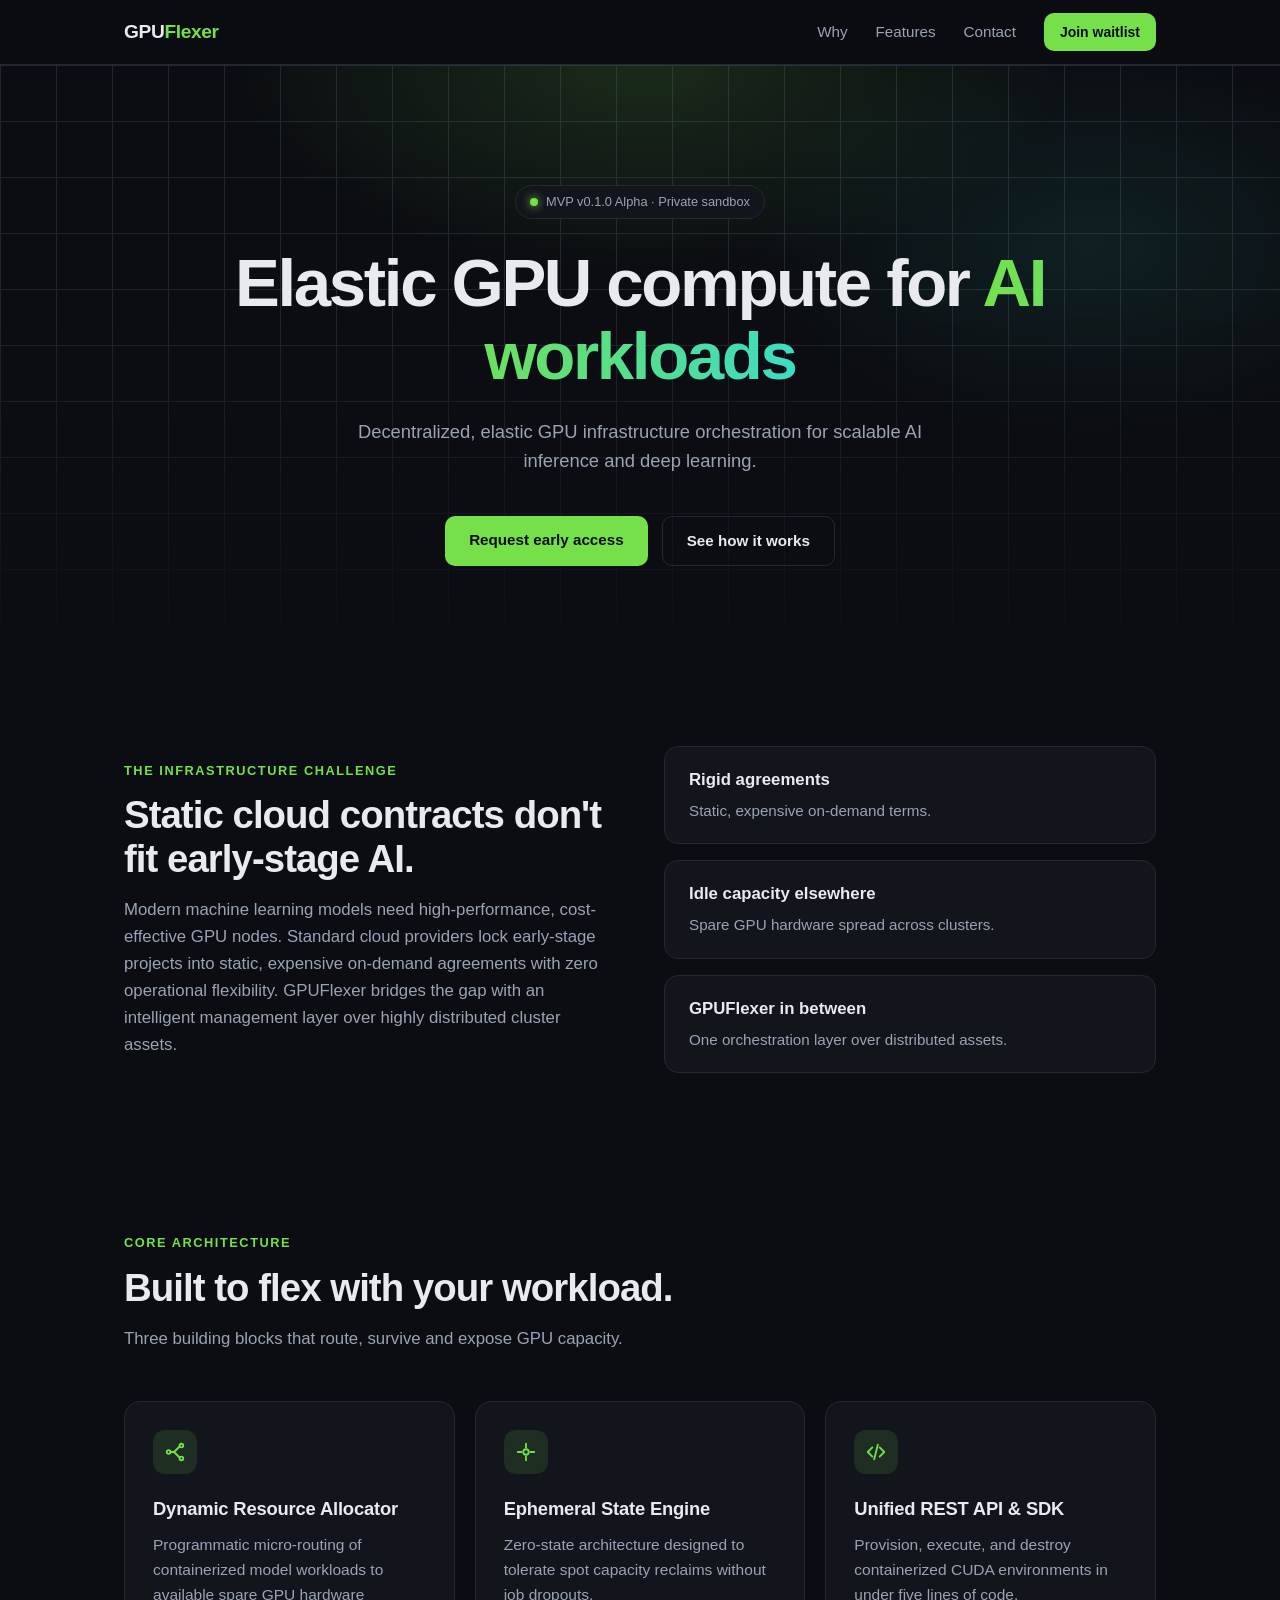
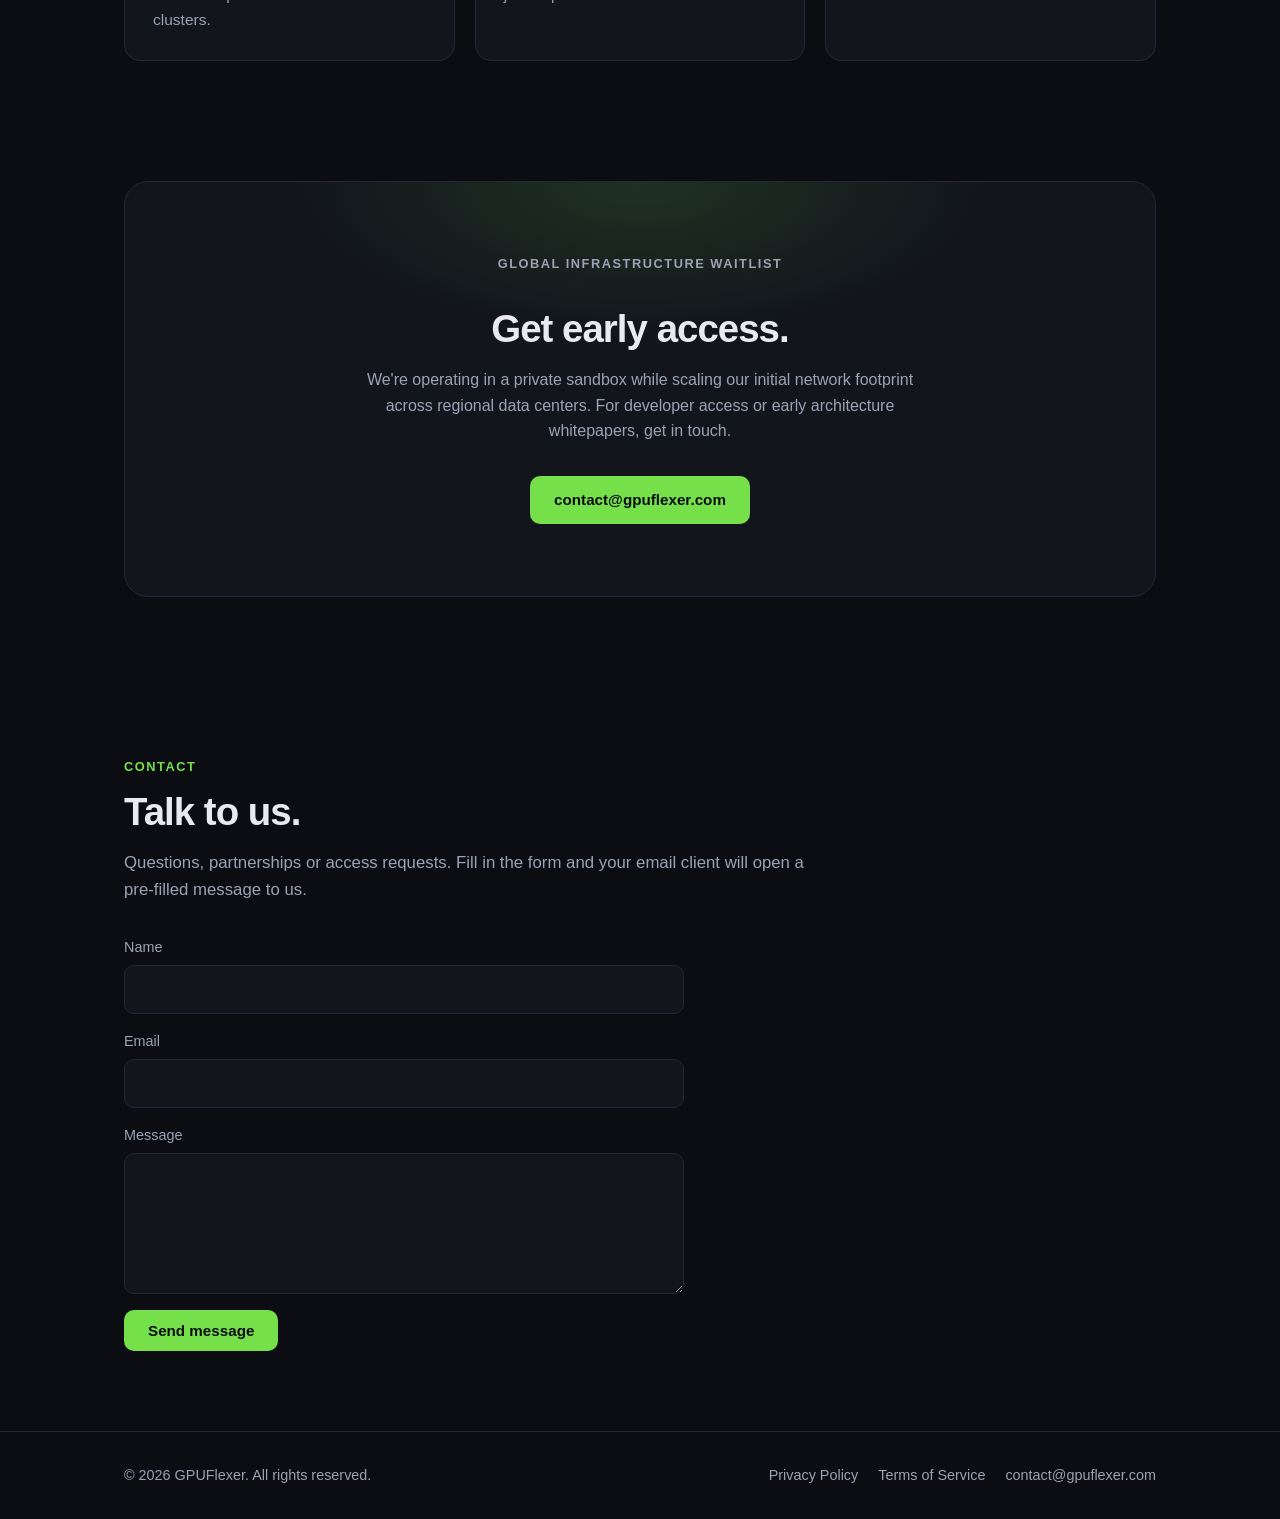
<file: index.html>
<!DOCTYPE html>
<html lang="en">
<head>
    <meta charset="UTF-8">
    <meta name="viewport" content="width=device-width, initial-scale=1.0">
    <title>GPUFlexer | On-Demand GPU Compute for AI Orchestration</title>
    <meta name="description" content="Elastic GPU infrastructure orchestration for scalable AI inference and deep learning workloads.">
    <meta name="theme-color" content="#0b0d12">
    <link rel="icon" href="data:image/svg+xml,%3Csvg xmlns='http://www.w3.org/2000/svg' viewBox='0 0 32 32'%3E%3Crect width='32' height='32' rx='7' fill='%2376e04a'/%3E%3Cpath d='M9 22V10h14v4h-8v2h6v4h-6v2z' fill='%230b0d12'/%3E%3C/svg%3E">
    <link rel="stylesheet" href="style.css">
</head>
<body>

    <nav>
        <div class="container">
            <a href="#" class="logo">GPU<span>Flexer</span></a>
            <div class="nav-links">
                <a href="#problem">Why</a>
                <a href="#features">Features</a>
                <a href="#contact">Contact</a>
                <a href="#waitlist" class="btn btn-primary btn-sm">Join waitlist</a>
            </div>
        </div>
    </nav>

    <header class="hero">
        <div class="container">
            <span class="badge"><i></i> MVP v0.1.0 Alpha &middot; Private sandbox</span>
            <h1>Elastic GPU compute for <em>AI workloads</em></h1>
            <p class="lead">Decentralized, elastic GPU infrastructure orchestration for scalable AI inference and deep learning.</p>
            <div class="hero-cta">
                <a href="#waitlist" class="btn btn-primary">Request early access</a>
                <a href="#features" class="btn btn-ghost">See how it works</a>
            </div>
        </div>
    </header>

    <main>
        <section id="problem">
            <div class="container problem">
                <div>
                    <p class="eyebrow">The Infrastructure Challenge</p>
                    <h2>Static cloud contracts don't fit early-stage AI.</h2>
                    <p class="section-intro">Modern machine learning models need high-performance, cost-effective GPU nodes. Standard cloud providers lock early-stage projects into static, expensive on-demand agreements with zero operational flexibility. GPUFlexer bridges the gap with an intelligent management layer over highly distributed cluster assets.</p>
                </div>
                <div class="stat-stack">
                    <div class="stat"><strong>Rigid agreements</strong><span>Static, expensive on-demand terms.</span></div>
                    <div class="stat"><strong>Idle capacity elsewhere</strong><span>Spare GPU hardware spread across clusters.</span></div>
                    <div class="stat"><strong>GPUFlexer in between</strong><span>One orchestration layer over distributed assets.</span></div>
                </div>
            </div>
        </section>

        <section id="features">
            <div class="container">
                <p class="eyebrow">Core Architecture</p>
                <h2>Built to flex with your workload.</h2>
                <p class="section-intro">Three building blocks that route, survive and expose GPU capacity.</p>

                <div class="grid">
                    <article class="card">
                        <div class="icon">
                            <svg viewBox="0 0 24 24" fill="none" stroke="currentColor" stroke-width="2" stroke-linecap="round" stroke-linejoin="round"><circle cx="5" cy="12" r="2"/><circle cx="19" cy="5" r="2"/><circle cx="19" cy="19" r="2"/><path d="M7 12h4l6-6M11 12l6 6"/></svg>
                        </div>
                        <h3>Dynamic Resource Allocator</h3>
                        <p>Programmatic micro-routing of containerized model workloads to available spare GPU hardware clusters.</p>
                    </article>
                    <article class="card">
                        <div class="icon">
                            <svg viewBox="0 0 24 24" fill="none" stroke="currentColor" stroke-width="2" stroke-linecap="round" stroke-linejoin="round"><path d="M12 3v4M12 17v4M3 12h4M17 12h4"/><circle cx="12" cy="12" r="3"/></svg>
                        </div>
                        <h3>Ephemeral State Engine</h3>
                        <p>Zero-state architecture designed to tolerate spot capacity reclaims without job dropouts.</p>
                    </article>
                    <article class="card">
                        <div class="icon">
                            <svg viewBox="0 0 24 24" fill="none" stroke="currentColor" stroke-width="2" stroke-linecap="round" stroke-linejoin="round"><path d="m8 7-5 5 5 5M16 7l5 5-5 5M14 4l-4 16"/></svg>
                        </div>
                        <h3>Unified REST API &amp; SDK</h3>
                        <p>Provision, execute, and destroy containerized CUDA environments in under five lines of code.</p>
                    </article>
                </div>
            </div>
        </section>

        <section id="waitlist" style="padding-top: 0;">
            <div class="container">
                <div class="cta">
                    <p class="eyebrow">Global Infrastructure Waitlist</p>
                    <h2>Get early access.</h2>
                    <p>We're operating in a private sandbox while scaling our initial network footprint across regional data centers. For developer access or early architecture whitepapers, get in touch.</p>
                    <a href="mailto:contact@gpuflexer.com" class="btn btn-primary">contact@gpuflexer.com</a>
                </div>
            </div>
        </section>
    </main>

    <section id="contact" class="contact">
        <div class="container">
            <p class="eyebrow">Contact</p>
            <h2>Talk to us.</h2>
            <p class="section-intro">Questions, partnerships or access requests. Fill in the form and your email client will open a pre-filled message to us.</p>
            <form class="form" action="mailto:contact@gpuflexer.com" method="post" enctype="text/plain">
                <label>Name<input name="name" type="text" required autocomplete="name"></label>
                <label>Email<input name="email" type="email" required autocomplete="email"></label>
                <label>Message<textarea name="message" rows="5" required></textarea></label>
                <button class="btn btn-primary" type="submit">Send message</button>
            </form>
        </div>
    </section>

    <footer>
        <div class="container">
            <span>&copy; 2026 GPUFlexer. All rights reserved.</span>
            <span class="footer-links"><a href="privacy.html">Privacy Policy</a><a href="terms.html">Terms of Service</a><a href="mailto:contact@gpuflexer.com">contact@gpuflexer.com</a></span>
        </div>
    </footer>

</body>
</html>
</file>
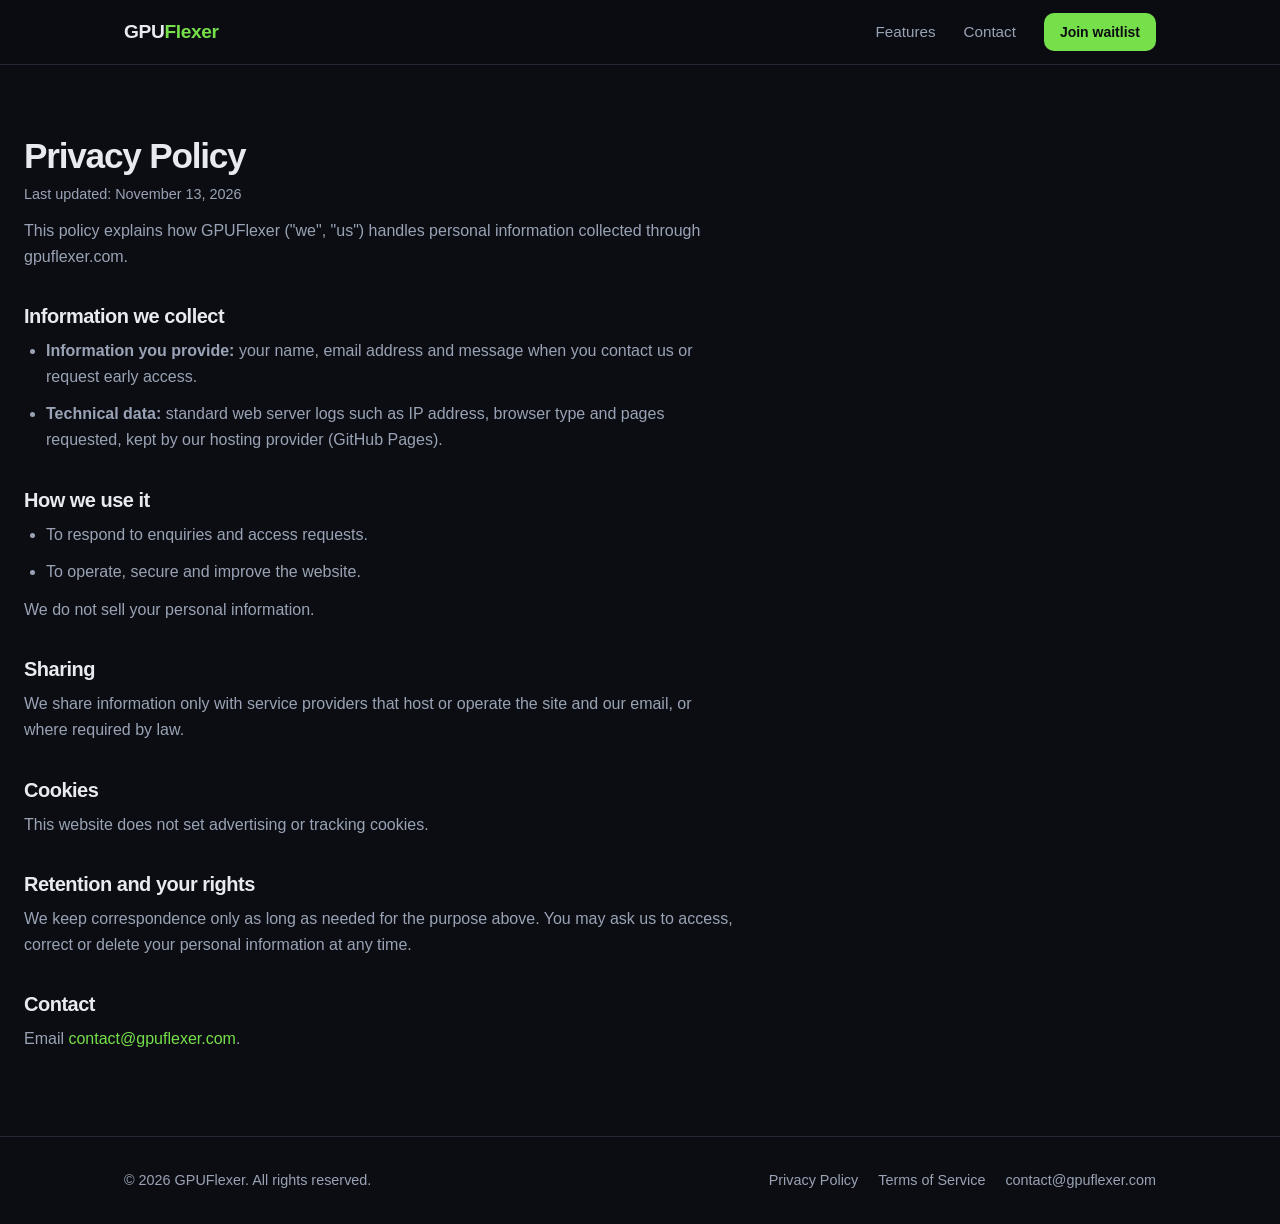
<file: privacy.html>
<!DOCTYPE html>
<html lang="en">
<head>
    <meta charset="UTF-8">
    <meta name="viewport" content="width=device-width, initial-scale=1.0">
    <title>Privacy Policy | GPUFlexer</title>
    <meta name="theme-color" content="#0b0d12">
    <link rel="stylesheet" href="style.css">
</head>
<body>
    <nav>
        <div class="container">
            <a href="index.html" class="logo">GPU<span>Flexer</span></a>
            <div class="nav-links">
                <a href="index.html#features">Features</a>
                <a href="index.html#contact">Contact</a>
                <a href="index.html#waitlist" class="btn btn-primary btn-sm">Join waitlist</a>
            </div>
        </div>
    </nav>
    <main class="legal">
        <h1>Privacy Policy</h1>
        <p class="updated">Last updated: November 13, 2026</p>
        <p>This policy explains how GPUFlexer ("we", "us") handles personal information collected through gpuflexer.com.</p>
        <h2>Information we collect</h2>
        <ul>
            <li><strong>Information you provide:</strong> your name, email address and message when you contact us or request early access.</li>
            <li><strong>Technical data:</strong> standard web server logs such as IP address, browser type and pages requested, kept by our hosting provider (GitHub Pages).</li>
        </ul>
        <h2>How we use it</h2>
        <ul>
            <li>To respond to enquiries and access requests.</li>
            <li>To operate, secure and improve the website.</li>
        </ul>
        <p>We do not sell your personal information.</p>
        <h2>Sharing</h2>
        <p>We share information only with service providers that host or operate the site and our email, or where required by law.</p>
        <h2>Cookies</h2>
        <p>This website does not set advertising or tracking cookies.</p>
        <h2>Retention and your rights</h2>
        <p>We keep correspondence only as long as needed for the purpose above. You may ask us to access, correct or delete your personal information at any time.</p>
        <h2>Contact</h2>
        <p>Email <a href="mailto:contact@gpuflexer.com">contact@gpuflexer.com</a>.</p>

    </main>
    <footer>
        <div class="container">
            <span>&copy; 2026 GPUFlexer. All rights reserved.</span>
            <span class="footer-links"><a href="privacy.html">Privacy Policy</a><a href="terms.html">Terms of Service</a><a href="mailto:contact@gpuflexer.com">contact@gpuflexer.com</a></span>
        </div>
    </footer>
</body>
</html>
</file>
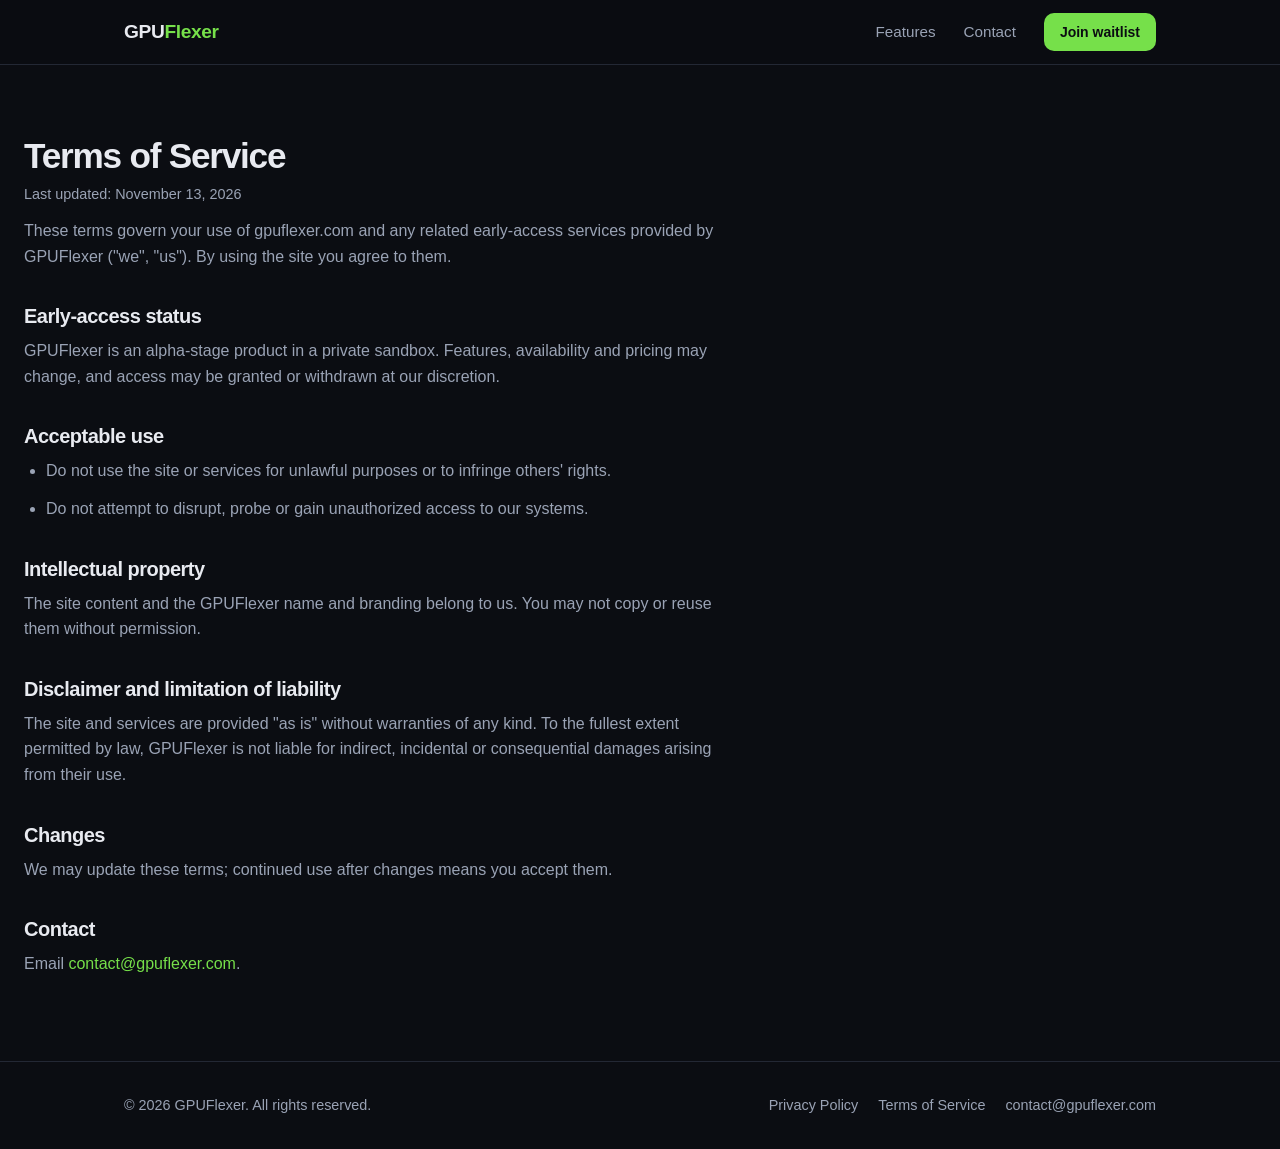
<file: terms.html>
<!DOCTYPE html>
<html lang="en">
<head>
    <meta charset="UTF-8">
    <meta name="viewport" content="width=device-width, initial-scale=1.0">
    <title>Terms of Service | GPUFlexer</title>
    <meta name="theme-color" content="#0b0d12">
    <link rel="stylesheet" href="style.css">
</head>
<body>
    <nav>
        <div class="container">
            <a href="index.html" class="logo">GPU<span>Flexer</span></a>
            <div class="nav-links">
                <a href="index.html#features">Features</a>
                <a href="index.html#contact">Contact</a>
                <a href="index.html#waitlist" class="btn btn-primary btn-sm">Join waitlist</a>
            </div>
        </div>
    </nav>
    <main class="legal">
        <h1>Terms of Service</h1>
        <p class="updated">Last updated: November 13, 2026</p>
        <p>These terms govern your use of gpuflexer.com and any related early-access services provided by GPUFlexer ("we", "us"). By using the site you agree to them.</p>
        <h2>Early-access status</h2>
        <p>GPUFlexer is an alpha-stage product in a private sandbox. Features, availability and pricing may change, and access may be granted or withdrawn at our discretion.</p>
        <h2>Acceptable use</h2>
        <ul>
            <li>Do not use the site or services for unlawful purposes or to infringe others' rights.</li>
            <li>Do not attempt to disrupt, probe or gain unauthorized access to our systems.</li>
        </ul>
        <h2>Intellectual property</h2>
        <p>The site content and the GPUFlexer name and branding belong to us. You may not copy or reuse them without permission.</p>
        <h2>Disclaimer and limitation of liability</h2>
        <p>The site and services are provided "as is" without warranties of any kind. To the fullest extent permitted by law, GPUFlexer is not liable for indirect, incidental or consequential damages arising from their use.</p>
        <h2>Changes</h2>
        <p>We may update these terms; continued use after changes means you accept them.</p>
        <h2>Contact</h2>
        <p>Email <a href="mailto:contact@gpuflexer.com">contact@gpuflexer.com</a>.</p>

    </main>
    <footer>
        <div class="container">
            <span>&copy; 2026 GPUFlexer. All rights reserved.</span>
            <span class="footer-links"><a href="privacy.html">Privacy Policy</a><a href="terms.html">Terms of Service</a><a href="mailto:contact@gpuflexer.com">contact@gpuflexer.com</a></span>
        </div>
    </footer>
</body>
</html>
</file>
<file: style.css>
:root {
    --bg: #0b0d12;
    --surface: #12151c;
    --border: #232834;
    --text: #e8eaf0;
    --muted: #9aa3b5;
    --accent: #76e04a;
    --accent-2: #3ddcc4;
}
* { box-sizing: border-box; margin: 0; padding: 0; }
html { scroll-behavior: smooth; }
body {
    font-family: Inter, -apple-system, BlinkMacSystemFont, "Segoe UI", Roboto, Helvetica, Arial, sans-serif;
    background: var(--bg);
    color: var(--text);
    line-height: 1.6;
    -webkit-font-smoothing: antialiased;
}
a { color: inherit; text-decoration: none; }
.container { max-width: 1080px; margin: 0 auto; padding: 0 24px; }

nav { position: sticky; top: 0; z-index: 10; backdrop-filter: blur(10px); background: rgba(11, 13, 18, 0.8); border-bottom: 1px solid var(--border); }
nav .container { display: flex; align-items: center; justify-content: space-between; height: 64px; }
.logo { font-weight: 800; font-size: 1.2rem; letter-spacing: -0.02em; }
.logo span { color: var(--accent); }
.nav-links { display: flex; gap: 28px; align-items: center; font-size: 0.95rem; color: var(--muted); }
.nav-links a:hover { color: var(--text); }

.btn { display: inline-block; padding: 12px 24px; border-radius: 10px; font-weight: 600; font-size: 0.95rem; transition: transform .15s, box-shadow .15s, background .15s; }
.btn-primary { background: var(--accent); color: #0b0d12; }
.btn-primary:hover { transform: translateY(-2px); box-shadow: 0 8px 24px rgba(118, 224, 74, 0.3); }
.btn-ghost { border: 1px solid var(--border); color: var(--text); }
.btn-ghost:hover { background: var(--surface); }
.btn-sm { padding: 8px 16px; font-size: 0.875rem; }

.hero { position: relative; text-align: center; padding: 120px 0 100px; overflow: hidden; }
.hero::before {
    content: ""; position: absolute; inset: 0; z-index: -1;
    background:
        radial-gradient(600px 300px at 50% 0%, rgba(118, 224, 74, 0.16), transparent 70%),
        radial-gradient(500px 300px at 85% 30%, rgba(61, 220, 196, 0.10), transparent 70%),
        linear-gradient(var(--border) 1px, transparent 1px) 0 0 / 56px 56px,
        linear-gradient(90deg, var(--border) 1px, transparent 1px) 0 0 / 56px 56px;
    -webkit-mask-image: linear-gradient(to bottom, #000 40%, transparent);
    mask-image: linear-gradient(to bottom, #000 40%, transparent);
    opacity: 0.9;
}
.badge { display: inline-flex; align-items: center; gap: 8px; padding: 6px 14px; border: 1px solid var(--border); background: var(--surface); border-radius: 999px; font-size: 0.8rem; color: var(--muted); margin-bottom: 28px; }
.badge i { width: 8px; height: 8px; border-radius: 50%; background: var(--accent); box-shadow: 0 0 10px var(--accent); }
h1 { font-size: clamp(2.4rem, 6vw, 4.2rem); line-height: 1.08; letter-spacing: -0.035em; font-weight: 800; max-width: 820px; margin: 0 auto 24px; }
h1 em { font-style: normal; background: linear-gradient(90deg, var(--accent), var(--accent-2)); -webkit-background-clip: text; background-clip: text; color: transparent; }
.lead { max-width: 640px; margin: 0 auto 40px; color: var(--muted); font-size: 1.15rem; }
.hero-cta { display: flex; gap: 14px; justify-content: center; flex-wrap: wrap; }

section { padding: 80px 0; }
.eyebrow { color: var(--accent); font-size: 0.8rem; font-weight: 700; letter-spacing: 0.12em; text-transform: uppercase; margin-bottom: 12px; }
h2 { font-size: clamp(1.7rem, 3.5vw, 2.4rem); letter-spacing: -0.025em; line-height: 1.15; margin-bottom: 16px; }
.section-intro { color: var(--muted); max-width: 680px; font-size: 1.05rem; }

.problem { display: grid; grid-template-columns: 1fr 1fr; gap: 48px; align-items: center; }
.stat-stack { display: grid; gap: 16px; }
.stat { background: var(--surface); border: 1px solid var(--border); border-radius: 14px; padding: 20px 24px; }
.stat strong { display: block; font-size: 1.05rem; margin-bottom: 4px; }
.stat span { color: var(--muted); font-size: 0.95rem; }

.grid { display: grid; grid-template-columns: repeat(3, 1fr); gap: 20px; margin-top: 48px; }
.card { background: var(--surface); border: 1px solid var(--border); border-radius: 16px; padding: 28px; transition: transform .2s, border-color .2s; }
.card:hover { transform: translateY(-4px); border-color: rgba(118, 224, 74, 0.5); }
.icon { width: 44px; height: 44px; border-radius: 12px; display: grid; place-items: center; background: rgba(118, 224, 74, 0.12); color: var(--accent); margin-bottom: 20px; }
.icon svg { width: 22px; height: 22px; }
.card h3 { font-size: 1.15rem; margin-bottom: 10px; letter-spacing: -0.01em; }
.card p { color: var(--muted); font-size: 0.97rem; }

.cta { margin: 40px 0 80px; text-align: center; padding: 72px 24px; border-radius: 24px; border: 1px solid var(--border); background: radial-gradient(500px 220px at 50% 0%, rgba(118, 224, 74, 0.14), transparent 70%), var(--surface); }
.cta p { color: var(--muted); max-width: 560px; margin: 0 auto 32px; }

footer { border-top: 1px solid var(--border); padding: 32px 0; color: var(--muted); font-size: 0.9rem; }
footer .container { display: flex; justify-content: space-between; flex-wrap: wrap; gap: 12px; }

@media (max-width: 800px) {
    .problem, .grid { grid-template-columns: 1fr; }
    .nav-links a:not(.btn) { display: none; }
    .hero { padding: 80px 0 64px; }
    section { padding: 56px 0; }
}

.contact { padding-top: 0; }
.form { display: grid; gap: 16px; max-width: 560px; margin-top: 32px; }
.form label { display: grid; gap: 6px; font-size: 0.9rem; color: var(--muted); }
.form input, .form textarea { font: inherit; color: var(--text); background: var(--surface); border: 1px solid var(--border); border-radius: 10px; padding: 12px 14px; }
.form input:focus, .form textarea:focus { outline: none; border-color: var(--accent); }
.form button { justify-self: start; border: 0; cursor: pointer; font-family: inherit; }
.footer-links { display: flex; gap: 20px; flex-wrap: wrap; }
.footer-links a:hover { color: var(--text); }
.legal { max-width: 760px; padding: 72px 24px; }
.legal h1 { font-size: 2.2rem; margin: 0 0 8px; }
.legal h2 { font-size: 1.25rem; margin: 36px 0 10px; }
.legal p, .legal li { color: var(--muted); margin-bottom: 12px; }
.legal ul { padding-left: 22px; }
.legal a { color: var(--accent); }
.legal .updated { font-size: 0.9rem; }
</file>
